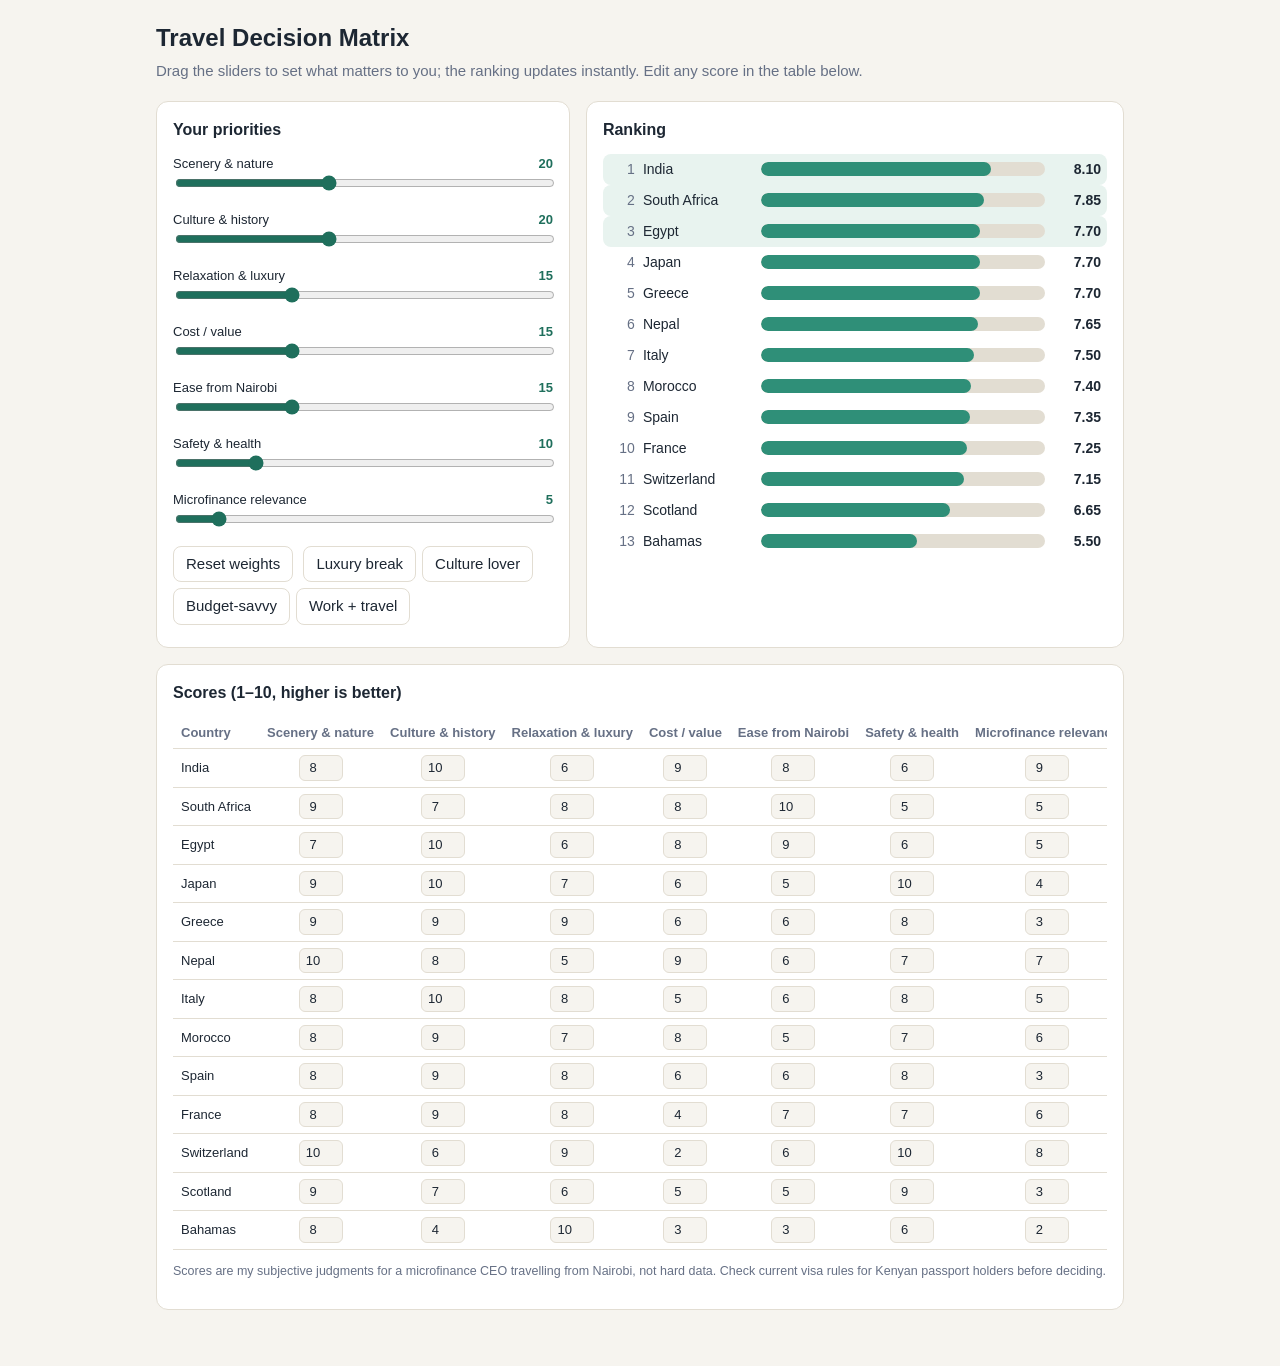
<file: travel-matrix/index.html>
<!DOCTYPE html>
<html lang="en"><head><meta charset="utf-8">
<meta name="viewport" content="width=device-width, initial-scale=1, viewport-fit=cover">
<title>Travel Decision Matrix</title>
<link rel="stylesheet" href="Travel Decision Matrix.css">
</head><body><main>
<h1>Travel Decision Matrix</h1>
<p class="sub">Drag the sliders to set what matters to you; the ranking updates instantly. Edit any score in the table below.</p>
<div class="grid">
 <div>
  <div class="card"><h2>Your priorities</h2><div id="ws"></div>
   <button id="reset">Reset weights</button>
   <button data-p="lux">Luxury break</button><button data-p="cul">Culture lover</button><button data-p="val">Budget-savvy</button><button data-p="work">Work + travel</button>
  </div>
 </div>
 <div class="card"><h2>Ranking</h2><div id="rank"></div></div>
</div>
<div class="card"><h2>Scores (1–10, higher is better)</h2><div class="wrap"><table id="tbl"></table></div>
<p class="note">Scores are my subjective judgments for a microfinance CEO travelling from Nairobi, not hard data. Check current visa rules for Kenyan passport holders before deciding.</p></div>
</main>
<script src="Travel Decision Matrix.js"></script>
</body></html>
</file>
<file: travel-matrix/Travel Decision Matrix.css>
:root{--bg:#f6f4ef;--card:#fff;--tx:#1d2733;--mut:#667085;--bd:#e2ddd2;--ac:#1f6f5c;--bar:#2f8f78;--hi:#e8f3ef;box-sizing:border-box;padding-top:env(safe-area-inset-top,0px);padding-bottom:env(safe-area-inset-bottom,0px)}
@media (prefers-color-scheme:dark){:root:not([data-theme="light"]){--bg:#14181d;--card:#1d242c;--tx:#e8ecf0;--mut:#9aa6b2;--bd:#2c3640;--ac:#5cc3a8;--bar:#3fa88c;--hi:#1f3a34;color-scheme:dark}}
:root[data-theme="dark"]{--bg:#14181d;--card:#1d242c;--tx:#e8ecf0;--mut:#9aa6b2;--bd:#2c3640;--ac:#5cc3a8;--bar:#3fa88c;--hi:#1f3a34;color-scheme:dark}
html{scroll-padding-top:env(safe-area-inset-top,0px)}
*{box-sizing:border-box}body{margin:0;background:var(--bg);color:var(--tx);font:15px/1.5 -apple-system,"Segoe UI",Roboto,Arial,sans-serif}
main{max-width:1000px;margin:0 auto;padding:20px 16px 40px}
h1{font-size:24px;margin:0 0 4px}h2{font-size:16px;margin:0 0 12px}.sub{color:var(--mut);margin:0 0 18px}
.grid{display:grid;grid-template-columns:1fr 1.3fr;gap:16px}@media(max-width:760px){.grid{grid-template-columns:1fr}}
.card{background:var(--card);border:1px solid var(--bd);border-radius:12px;padding:16px;margin-bottom:16px}
.w{margin-bottom:12px}.w label{display:flex;justify-content:space-between;font-size:13px}.w b{color:var(--ac)}
input[type=range]{width:100%;accent-color:var(--ac)}
.row{display:grid;grid-template-columns:26px 110px 1fr 48px;align-items:center;gap:8px;padding:5px 6px;border-radius:8px;font-size:14px}
.row.top{background:var(--hi)}.rk{color:var(--mut);text-align:right}.track{height:14px;background:var(--bd);border-radius:7px;overflow:hidden}
.fill{height:100%;background:var(--bar);border-radius:7px;transition:width .3s}.sc{text-align:right;font-weight:600}
button{font:inherit;background:none;border:1px solid var(--bd);color:var(--tx);border-radius:8px;padding:6px 12px;cursor:pointer;margin:0 6px 6px 0}
button:hover{border-color:var(--ac)}.wrap{overflow-x:auto}table{border-collapse:collapse;width:100%;font-size:13px}
th,td{padding:6px 8px;border-bottom:1px solid var(--bd);text-align:center;white-space:nowrap}th{color:var(--mut);font-weight:600}td:first-child,th:first-child{text-align:left}
td input{width:44px;font:inherit;text-align:center;background:var(--bg);color:var(--tx);border:1px solid var(--bd);border-radius:6px;padding:2px}
.note{color:var(--mut);font-size:12.5px}
</file>
